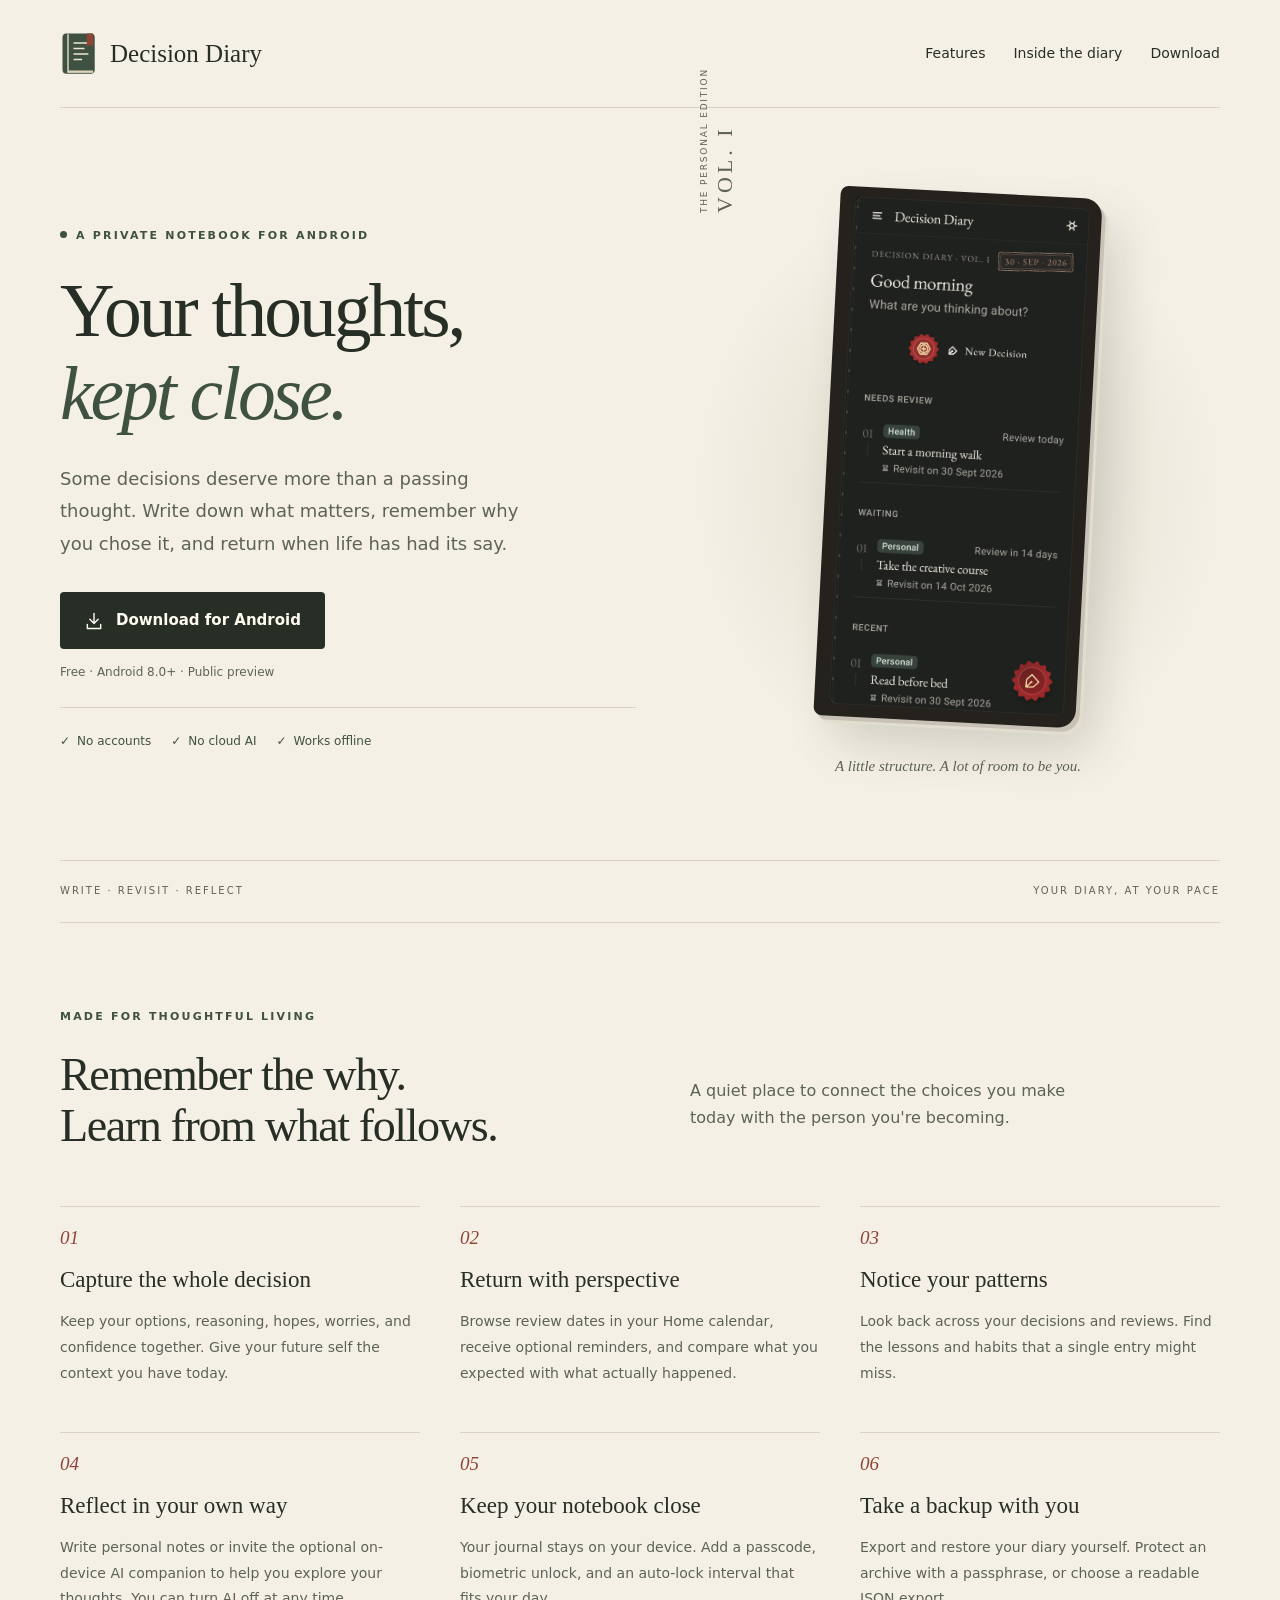
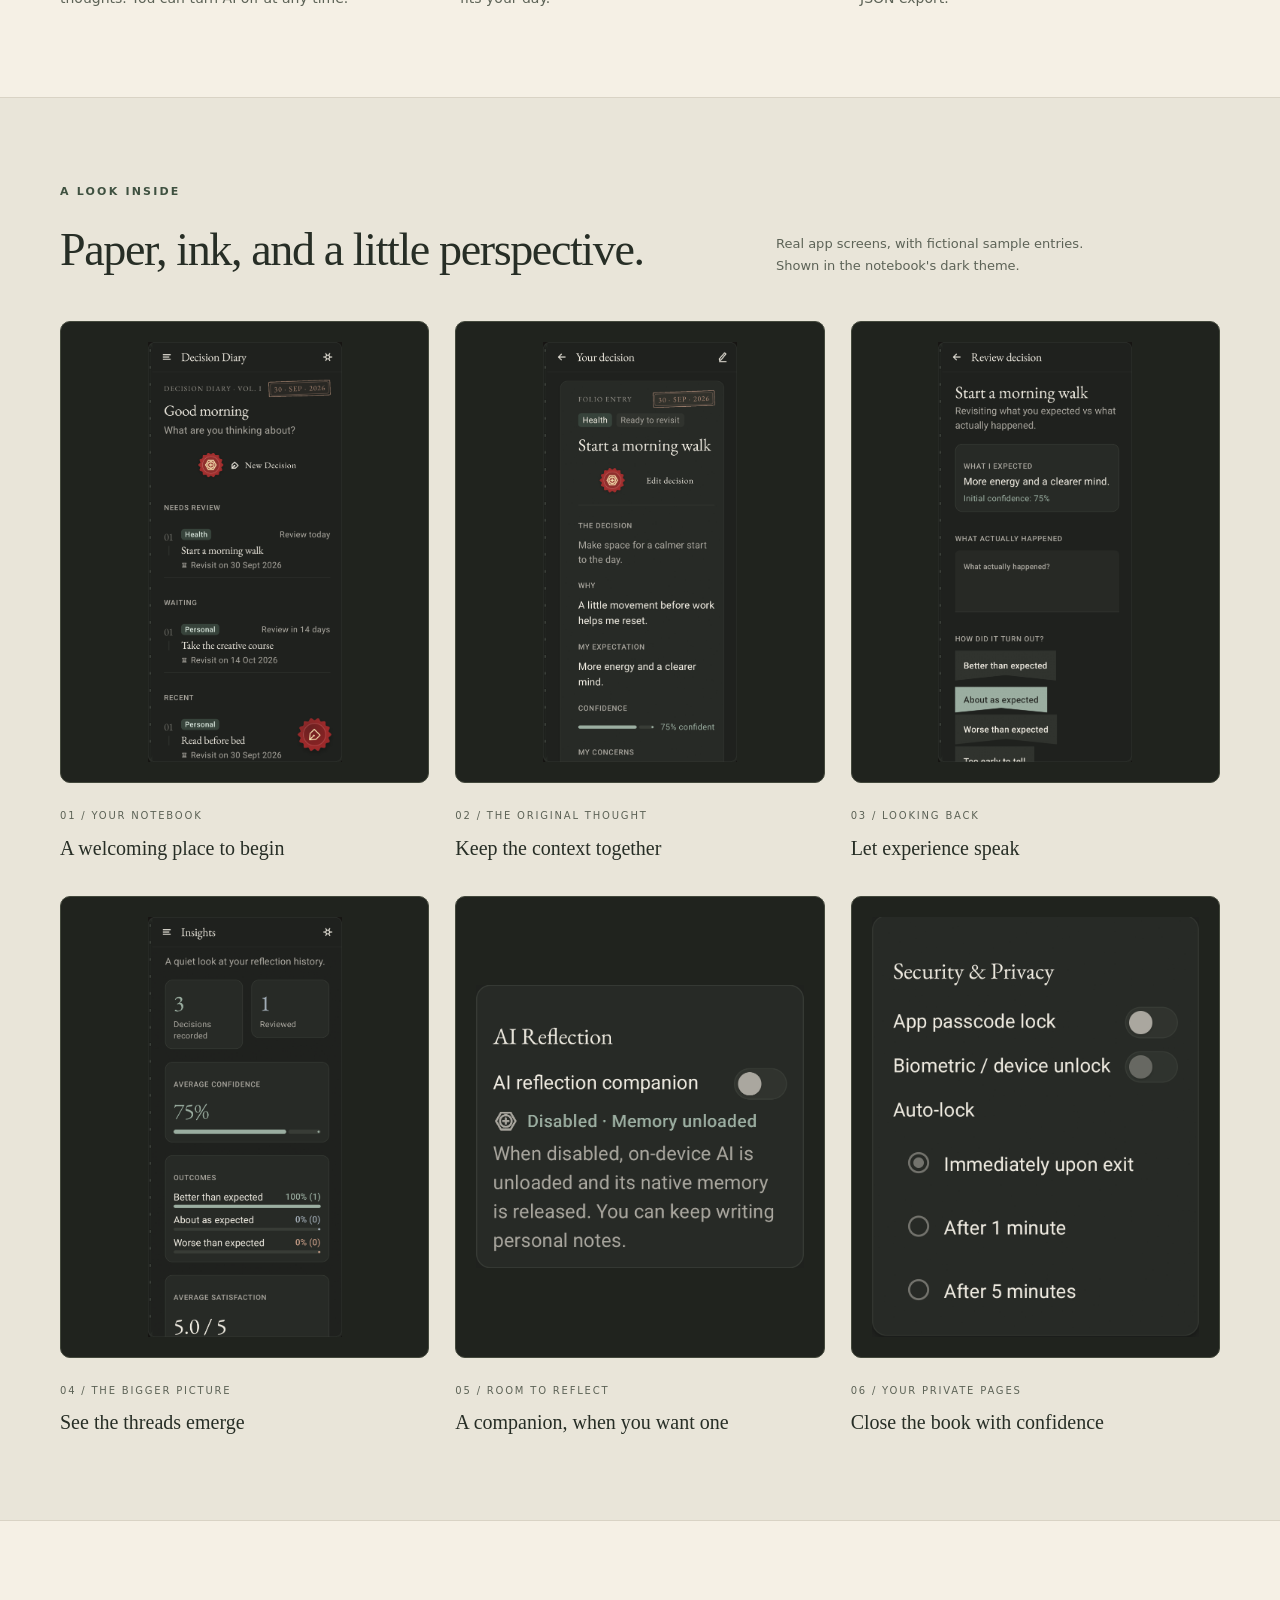
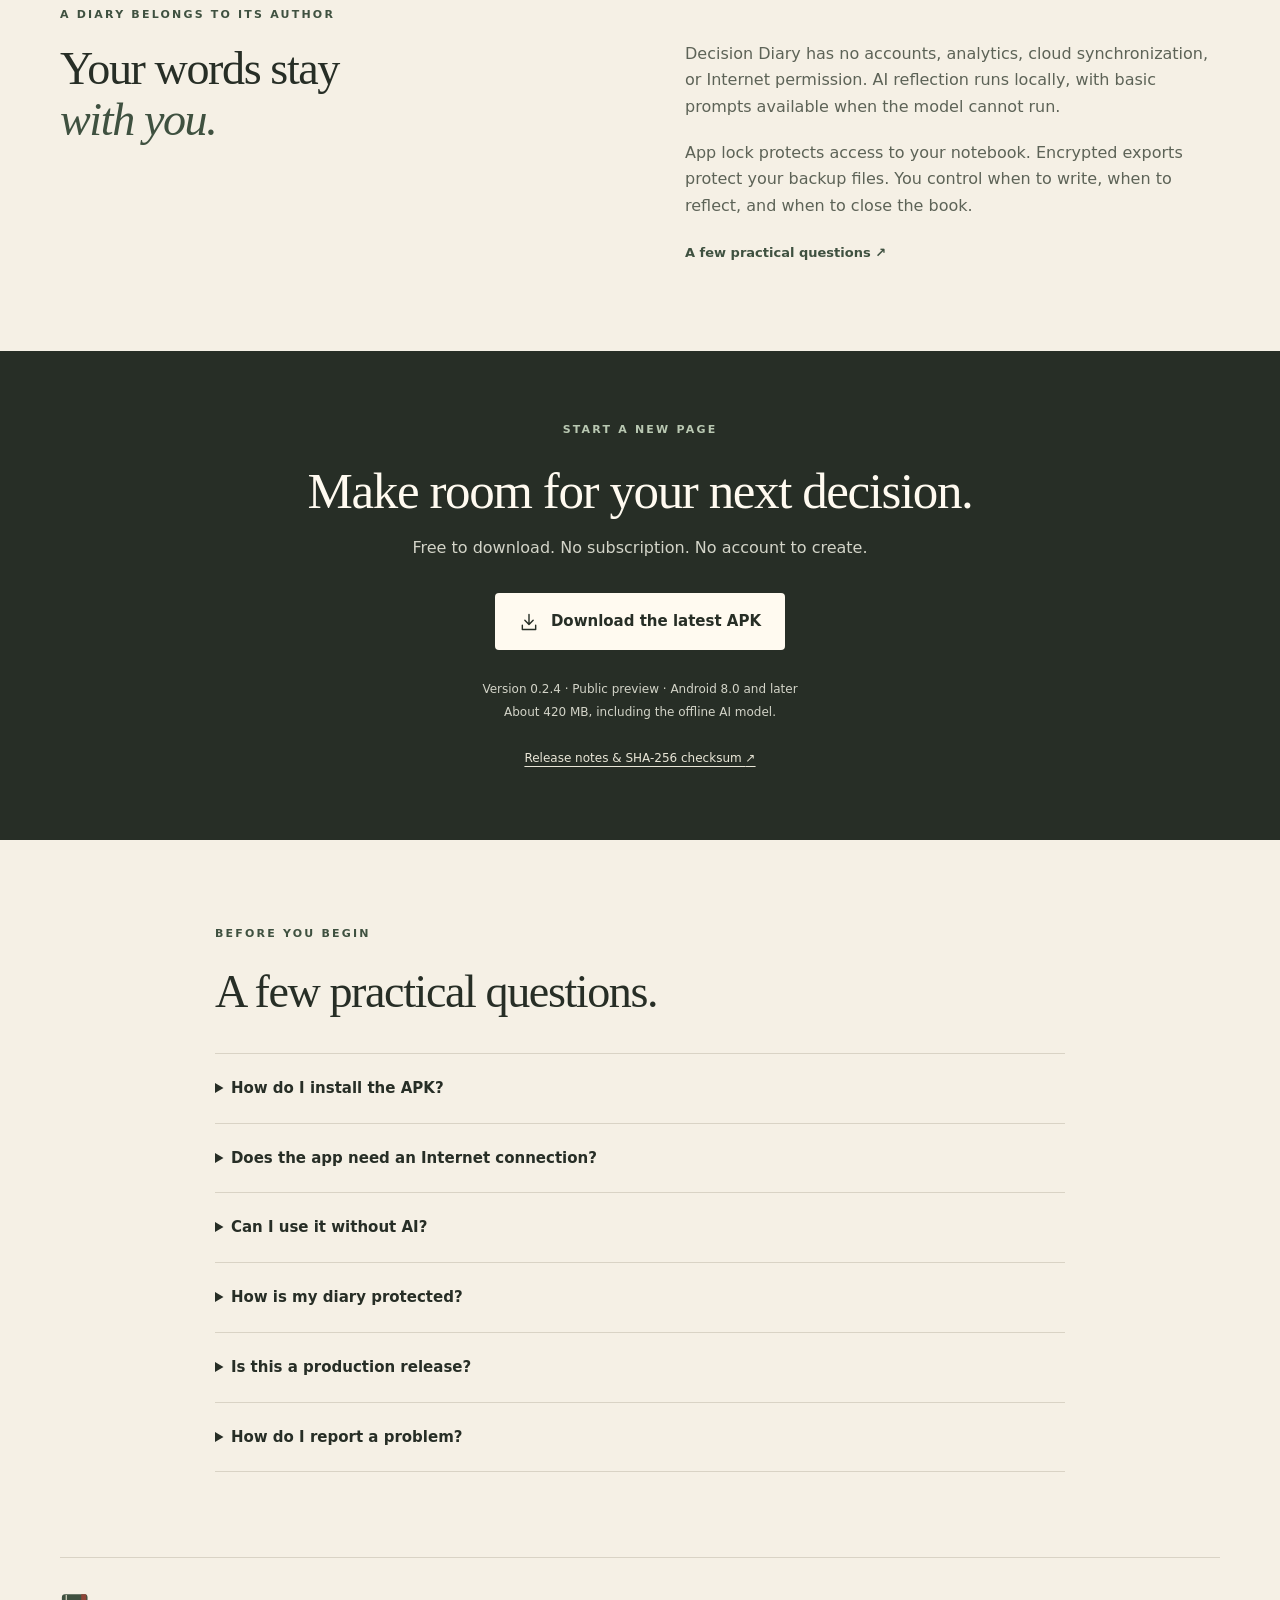
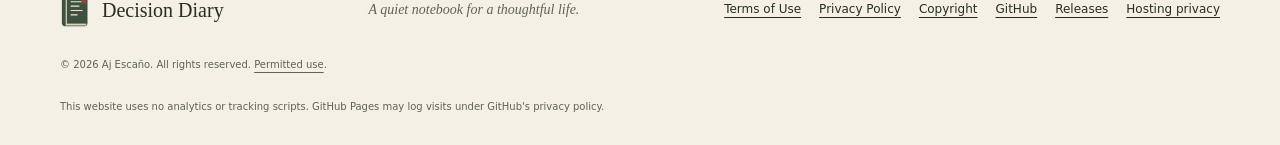
<file: index.html>
<!doctype html>
<html lang="en">
<head>
  <meta charset="utf-8">
  <meta name="viewport" content="width=device-width, initial-scale=1">
  <meta name="theme-color" content="#f5f0e5">
  <title>Decision Diary — Your thoughts, kept close.</title>
  <meta name="description" content="A free, offline Android decision journal. Capture your reasoning, revisit outcomes, and reflect at your own pace. Download Decision Diary.">
  <link rel="canonical" href="https://adrianjohn141.github.io/decision-diary/">
  <meta property="og:title" content="Decision Diary — Your thoughts, kept close.">
  <meta property="og:description" content="An offline notebook for the decisions that matter. Free for Android, with optional on-device reflection.">
  <meta property="og:type" content="website">
  <meta property="og:url" content="https://adrianjohn141.github.io/decision-diary/">
  <meta property="og:image" content="https://adrianjohn141.github.io/decision-diary/screenshots/home.png">
  <meta name="twitter:card" content="summary">
  <link rel="icon" type="image/svg+xml" href="icon.svg">
  <link rel="stylesheet" href="styles.css">
</head>
<body>
  <a class="skip" href="#main">Skip to content</a>
  <header class="site-header wrap">
    <a class="brand" href="./" aria-label="Decision Diary home"><img src="icon.svg" width="38" height="44" alt=""><span>Decision Diary</span></a>
    <nav aria-label="Main navigation"><a href="#features">Features</a><a href="#screenshots">Inside the diary</a><a href="#download">Download</a></nav>
  </header>
  <main id="main">
    <section class="hero wrap" aria-labelledby="hero-title">
      <div class="hero-copy">
        <p class="eyebrow"><span class="ink-dot" aria-hidden="true"></span>A private notebook for Android</p>
        <h1 id="hero-title">Your thoughts,<br><em>kept close.</em></h1>
        <p class="intro">Some decisions deserve more than a passing thought. Write down what matters, remember why you chose it, and return when life has had its say.</p>
        <a class="button" href="https://github.com/adrianjohn141/decision-diary/releases/latest/download/decision-diary.apk"><svg viewBox="0 0 24 24" aria-hidden="true"><path d="M12 3v12m-5-5 5 5 5-5M4 16v5h16v-5"/></svg>Download for Android</a>
        <p class="download-meta">Free · Android 8.0+ · Public preview</p>
        <div class="hero-notes"><span>No accounts</span><span>No cloud AI</span><span>Works offline</span></div>
      </div>
      <div class="hero-art">
        <div class="book-label" aria-hidden="true">THE PERSONAL EDITION<br><span>VOL. I</span></div>
        <div class="book-frame"><img src="screenshots/home.png" width="1029" height="2225" fetchpriority="high" alt="Decision Diary home screen with fictional entries about morning walks, a creative course, and reading before bed."></div>
        <p class="photo-note">A little structure. A lot of room to be you.</p>
      </div>
    </section>
    <div class="folio wrap"><span>WRITE · REVISIT · REFLECT</span><span>YOUR DIARY, AT YOUR PACE</span></div>
    <section class="wrap section" id="features" aria-labelledby="features-title">
      <div class="section-intro"><p class="eyebrow">Made for thoughtful living</p><h2 id="features-title">Remember the why.<br>Learn from what follows.</h2><p>A quiet place to connect the choices you make today with the person you're becoming.</p></div>
      <div class="feature-grid">
        <article><span class="number">01</span><h3>Capture the whole decision</h3><p>Keep your options, reasoning, hopes, worries, and confidence together. Give your future self the context you have today.</p></article>
        <article><span class="number">02</span><h3>Return with perspective</h3><p>Browse review dates in your Home calendar, receive optional reminders, and compare what you expected with what actually happened.</p></article>
        <article><span class="number">03</span><h3>Notice your patterns</h3><p>Look back across your decisions and reviews. Find the lessons and habits that a single entry might miss.</p></article>
        <article><span class="number">04</span><h3>Reflect in your own way</h3><p>Write personal notes or invite the optional on-device AI companion to help you explore your thoughts. You can turn AI off at any time.</p></article>
        <article><span class="number">05</span><h3>Keep your notebook close</h3><p>Your journal stays on your device. Add a passcode, biometric unlock, and an auto-lock interval that fits your day.</p></article>
        <article><span class="number">06</span><h3>Take a backup with you</h3><p>Export and restore your diary yourself. Protect an archive with a passphrase, or choose a readable JSON export.</p></article>
      </div>
    </section>
    <section class="gallery-section" id="screenshots" aria-labelledby="screenshots-title">
      <div class="wrap section">
        <div class="gallery-heading"><div><p class="eyebrow">A look inside</p><h2 id="screenshots-title">Paper, ink, and a little perspective.</h2></div><p>Real app screens, with fictional sample entries.<br>Shown in the notebook's dark theme.</p></div>
        <div class="gallery">
          <figure><a href="screenshots/home.png" aria-label="View the full home screenshot"><img src="screenshots/home.png" width="1029" height="2225" loading="lazy" decoding="async" alt="Home screen organizing decisions into needs review, waiting, and recent."></a><figcaption><span>01 / YOUR NOTEBOOK</span><h3>A welcoming place to begin</h3></figcaption></figure>
          <figure><a href="screenshots/decision.png" aria-label="View the full decision screenshot"><img src="screenshots/decision.png" loading="lazy" decoding="async" alt="Decision details preserving an author's reasoning, expectations, and confidence."></a><figcaption><span>02 / THE ORIGINAL THOUGHT</span><h3>Keep the context together</h3></figcaption></figure>
          <figure><a href="screenshots/review.png" aria-label="View the full review screenshot"><img src="screenshots/review.png" loading="lazy" decoding="async" alt="Review screen for recording outcomes and lessons from a decision."></a><figcaption><span>03 / LOOKING BACK</span><h3>Let experience speak</h3></figcaption></figure>
          <figure><a href="screenshots/insights.png" aria-label="View the full insights screenshot"><img src="screenshots/insights.png" loading="lazy" decoding="async" alt="Personal insights summarizing patterns across fictional decisions and reviews."></a><figcaption><span>04 / THE BIGGER PICTURE</span><h3>See the threads emerge</h3></figcaption></figure>
          <figure><a href="screenshots/ai.png" aria-label="View the full reflection screenshot"><img src="screenshots/ai.png" loading="lazy" decoding="async" alt="Author notes and scholarly companion reflections in the conversation screen."></a><figcaption><span>05 / ROOM TO REFLECT</span><h3>A companion, when you want one</h3></figcaption></figure>
          <figure><a href="screenshots/security.png" aria-label="View the full security screenshot"><img src="screenshots/security.png" loading="lazy" decoding="async" alt="Security settings with app passcode, biometric unlock, and auto-lock options."></a><figcaption><span>06 / YOUR PRIVATE PAGES</span><h3>Close the book with confidence</h3></figcaption></figure>
        </div>
      </div>
    </section>
    <section class="privacy wrap section" aria-labelledby="privacy-title"><div><p class="eyebrow">A diary belongs to its author</p><h2 id="privacy-title">Your words stay<br><em>with you.</em></h2></div><div><p>Decision Diary has no accounts, analytics, cloud synchronization, or Internet permission. AI reflection runs locally, with basic prompts available when the model cannot run.</p><p>App lock protects access to your notebook. Encrypted exports protect your backup files. You control when to write, when to reflect, and when to close the book.</p><a class="text-link" href="#questions">A few practical questions <span aria-hidden="true">↗</span></a></div></section>
    <section class="download-section" id="download" aria-labelledby="download-title"><div class="wrap download-content"><p class="eyebrow">Start a new page</p><h2 id="download-title">Make room for your next decision.</h2><p>Free to download. No subscription. No account to create.</p><a class="button light" href="https://github.com/adrianjohn141/decision-diary/releases/latest/download/decision-diary.apk"><svg viewBox="0 0 24 24" aria-hidden="true"><path d="M12 3v12m-5-5 5 5 5-5M4 16v5h16v-5"/></svg>Download the latest APK</a><p class="release-info">Version 0.2.4 · Public preview · Android 8.0 and later<br>About 420 MB, including the offline AI model.</p><a class="release-link" href="https://github.com/adrianjohn141/decision-diary/releases/latest">Release notes &amp; SHA-256 checksum <span aria-hidden="true">↗</span></a></div></section>
    <section class="wrap section faq" id="questions" aria-labelledby="questions-title"><p class="eyebrow">Before you begin</p><h2 id="questions-title">A few practical questions.</h2>
      <details><summary>How do I install the APK?</summary><p>Open this page on your Android device and tap Download. Open the downloaded APK and, if Android asks, allow installation from your browser or file manager. Follow the installation prompt. You can turn that permission off again afterward. Save a backup before replacing an existing installation.</p></details>
      <details><summary>Does the app need an Internet connection?</summary><p>No. After downloading the APK, the diary and optional AI work offline. The large download includes the local model so the app does not need to fetch it later. AI performance depends on your device; the diary remains usable without AI.</p></details>
      <details><summary>Can I use it without AI?</summary><p>Yes. Turn off AI Reflection in Settings to write personal notes without companion replies. Disabling AI unloads the local model. Your previous conversations remain available to read.</p></details>
      <details><summary>How is my diary protected?</summary><p>Passcodes use an encrypted, device-bound credential store. You can also enable biometric/device unlock and auto-lock. Journal records use Android app-private storage, and the database is encrypted with a device-bound key. Choose a passphrase-encrypted backup to protect an exported file.</p></details>
      <details><summary>Is this a production release?</summary><p>This public download is a signed development preview, version 0.2.4. You may encounter bugs. Back up important entries, and check the release notes before updating. A production signing key and broader device testing are planned before a stable release.</p></details>
      <details><summary>How do I report a problem?</summary><p><a href="https://github.com/adrianjohn141/decision-diary/issues">Open an issue on GitHub</a> with your Android version, device model, and the steps that caused the problem. Please keep private journal entries and backup files out of public reports.</p></details>
    </section>
  </main>
  <footer class="wrap site-footer"><a class="brand" href="./"><img src="icon.svg" width="30" height="35" alt=""><span>Decision Diary</span></a><p>A quiet notebook for a thoughtful life.</p><div><a href="terms.html">Terms of Use</a><a href="privacy.html">Privacy Policy</a><a href="copyright.html">Copyright</a><a href="https://github.com/adrianjohn141/decision-diary">GitHub</a><a href="https://github.com/adrianjohn141/decision-diary/releases">Releases</a><a href="https://docs.github.com/en/site-policy/privacy-policies/github-general-privacy-statement">Hosting privacy</a></div><small>© 2026 Aj Escaño. All rights reserved. <a href="copyright.html">Permitted use</a>.</small><small>This website uses no analytics or tracking scripts. GitHub Pages may log visits under GitHub's privacy policy.</small></footer>
</body>
</html>
</file>
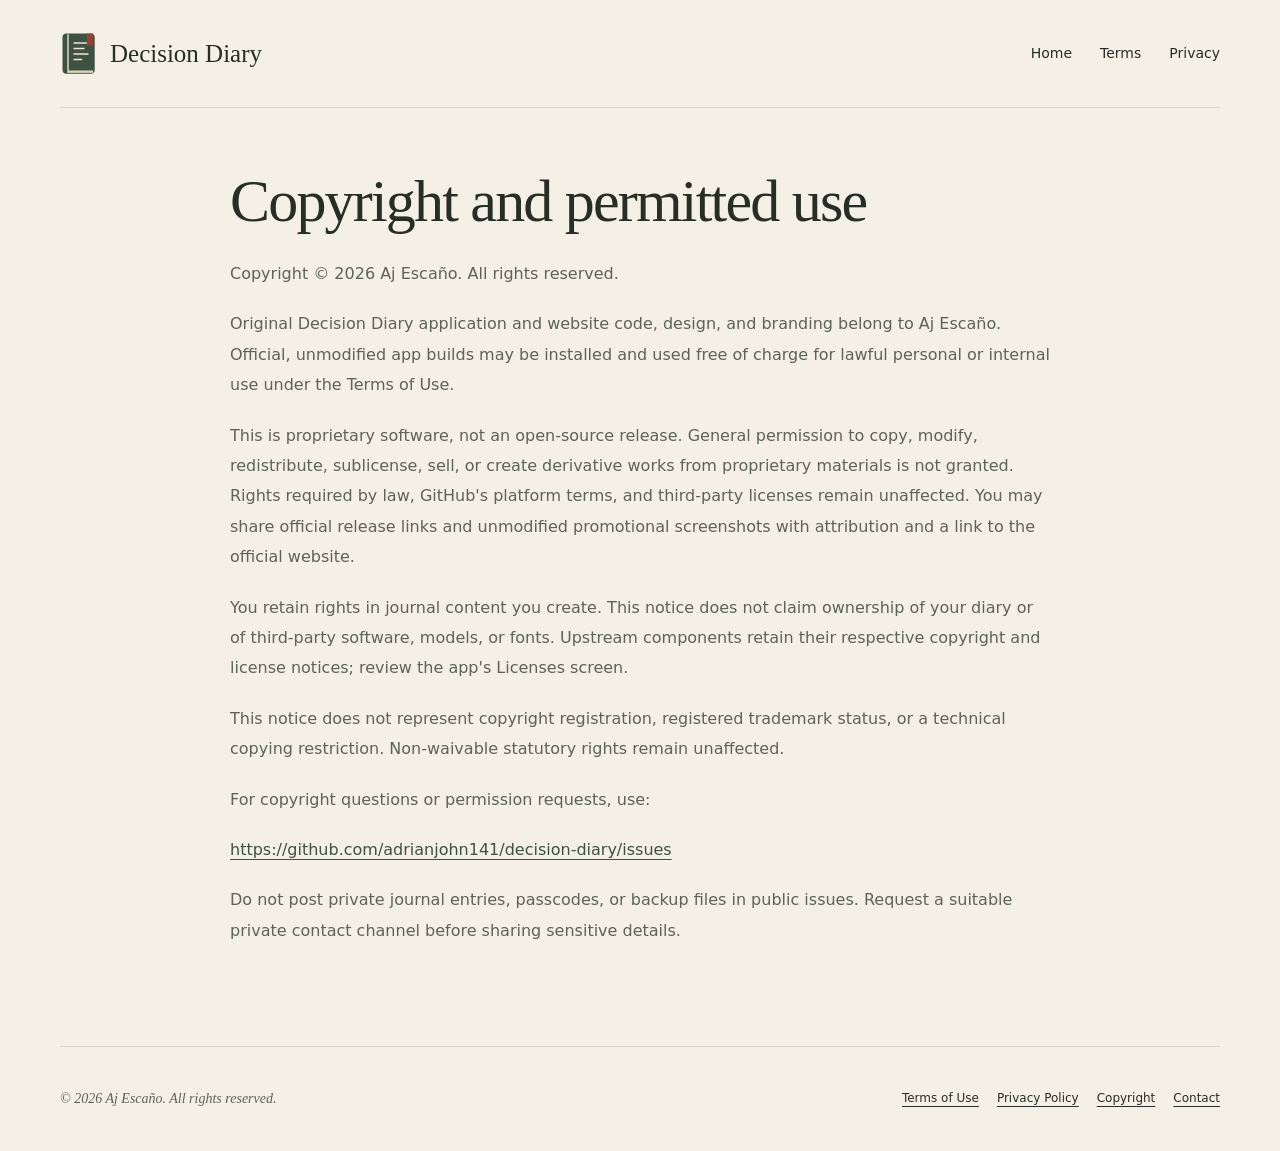
<file: copyright.html>
<!doctype html><html lang="en"><head><meta charset="utf-8"><meta name="viewport" content="width=device-width, initial-scale=1"><meta name="theme-color" content="#f5f0e5"><title>Copyright &amp; Permitted Use — Decision Diary</title><link rel="icon" type="image/svg+xml" href="icon.svg"><link rel="stylesheet" href="styles.css"></head><body><a class="skip" href="#main">Skip to content</a><header class="site-header wrap"><a class="brand" href="./"><img src="icon.svg" width="38" height="44" alt=""><span>Decision Diary</span></a><nav aria-label="Main navigation"><a href="./">Home</a><a href="terms.html">Terms</a><a href="privacy.html">Privacy</a></nav></header><main id="main" class="wrap legal-content"><h1>Copyright and permitted use</h1><p>Copyright © 2026 Aj Escaño. All rights reserved.</p><p>Original Decision Diary application and website code, design, and branding belong to Aj Escaño. Official, unmodified app builds may be installed and used free of charge for lawful personal or internal use under the Terms of Use.</p><p>This is proprietary software, not an open-source release. General permission to copy, modify, redistribute, sublicense, sell, or create derivative works from proprietary materials is not granted. Rights required by law, GitHub&#x27;s platform terms, and third-party licenses remain unaffected. You may share official release links and unmodified promotional screenshots with attribution and a link to the official website.</p><p>You retain rights in journal content you create. This notice does not claim ownership of your diary or of third-party software, models, or fonts. Upstream components retain their respective copyright and license notices; review the app&#x27;s Licenses screen.</p><p>This notice does not represent copyright registration, registered trademark status, or a technical copying restriction. Non-waivable statutory rights remain unaffected.</p><p>For copyright questions or permission requests, use:</p><p><a href="https://github.com/adrianjohn141/decision-diary/issues">https://github.com/adrianjohn141/decision-diary/issues</a></p><p>Do not post private journal entries, passcodes, or backup files in public issues. Request a suitable private contact channel before sharing sensitive details.</p></main><footer class="wrap site-footer"><p>© 2026 Aj Escaño. All rights reserved.</p><div><a href="terms.html">Terms of Use</a><a href="privacy.html">Privacy Policy</a><a href="copyright.html">Copyright</a><a href="https://github.com/adrianjohn141/decision-diary/issues">Contact</a></div></footer></body></html>
</file>
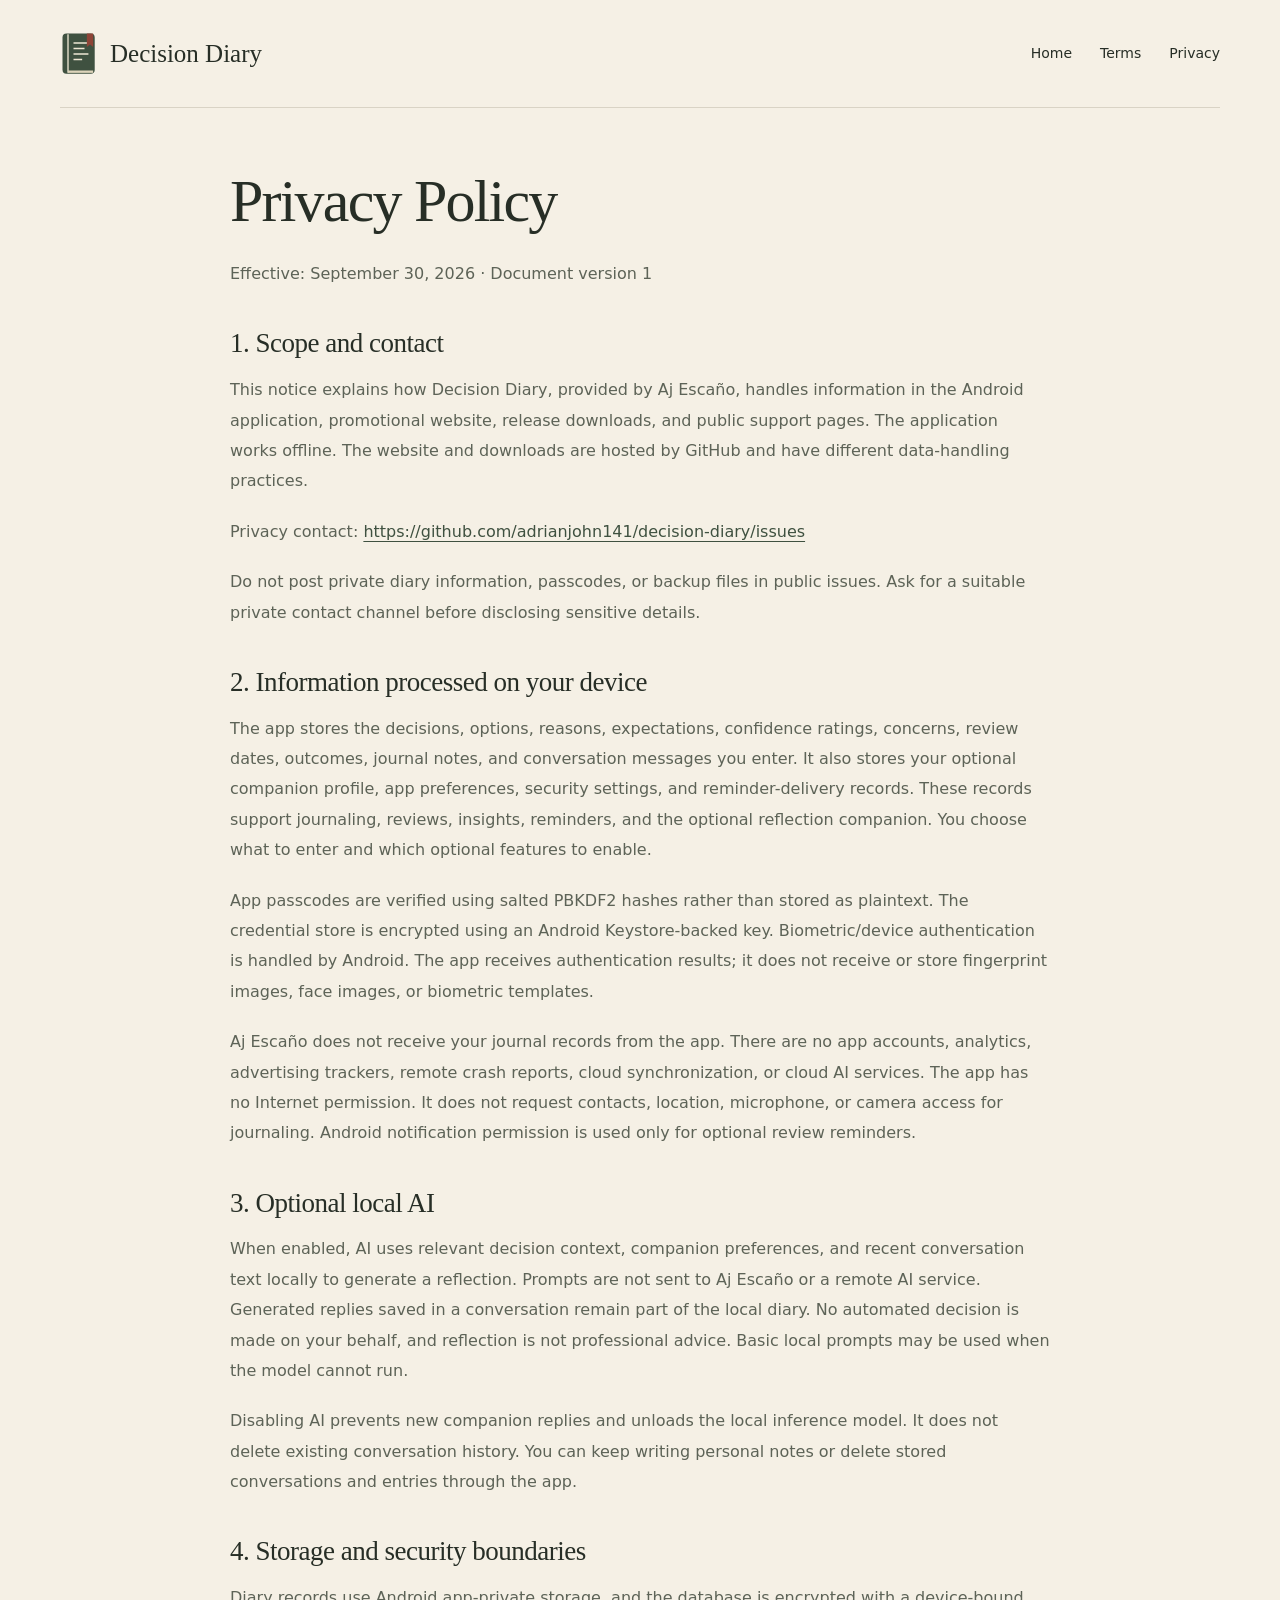
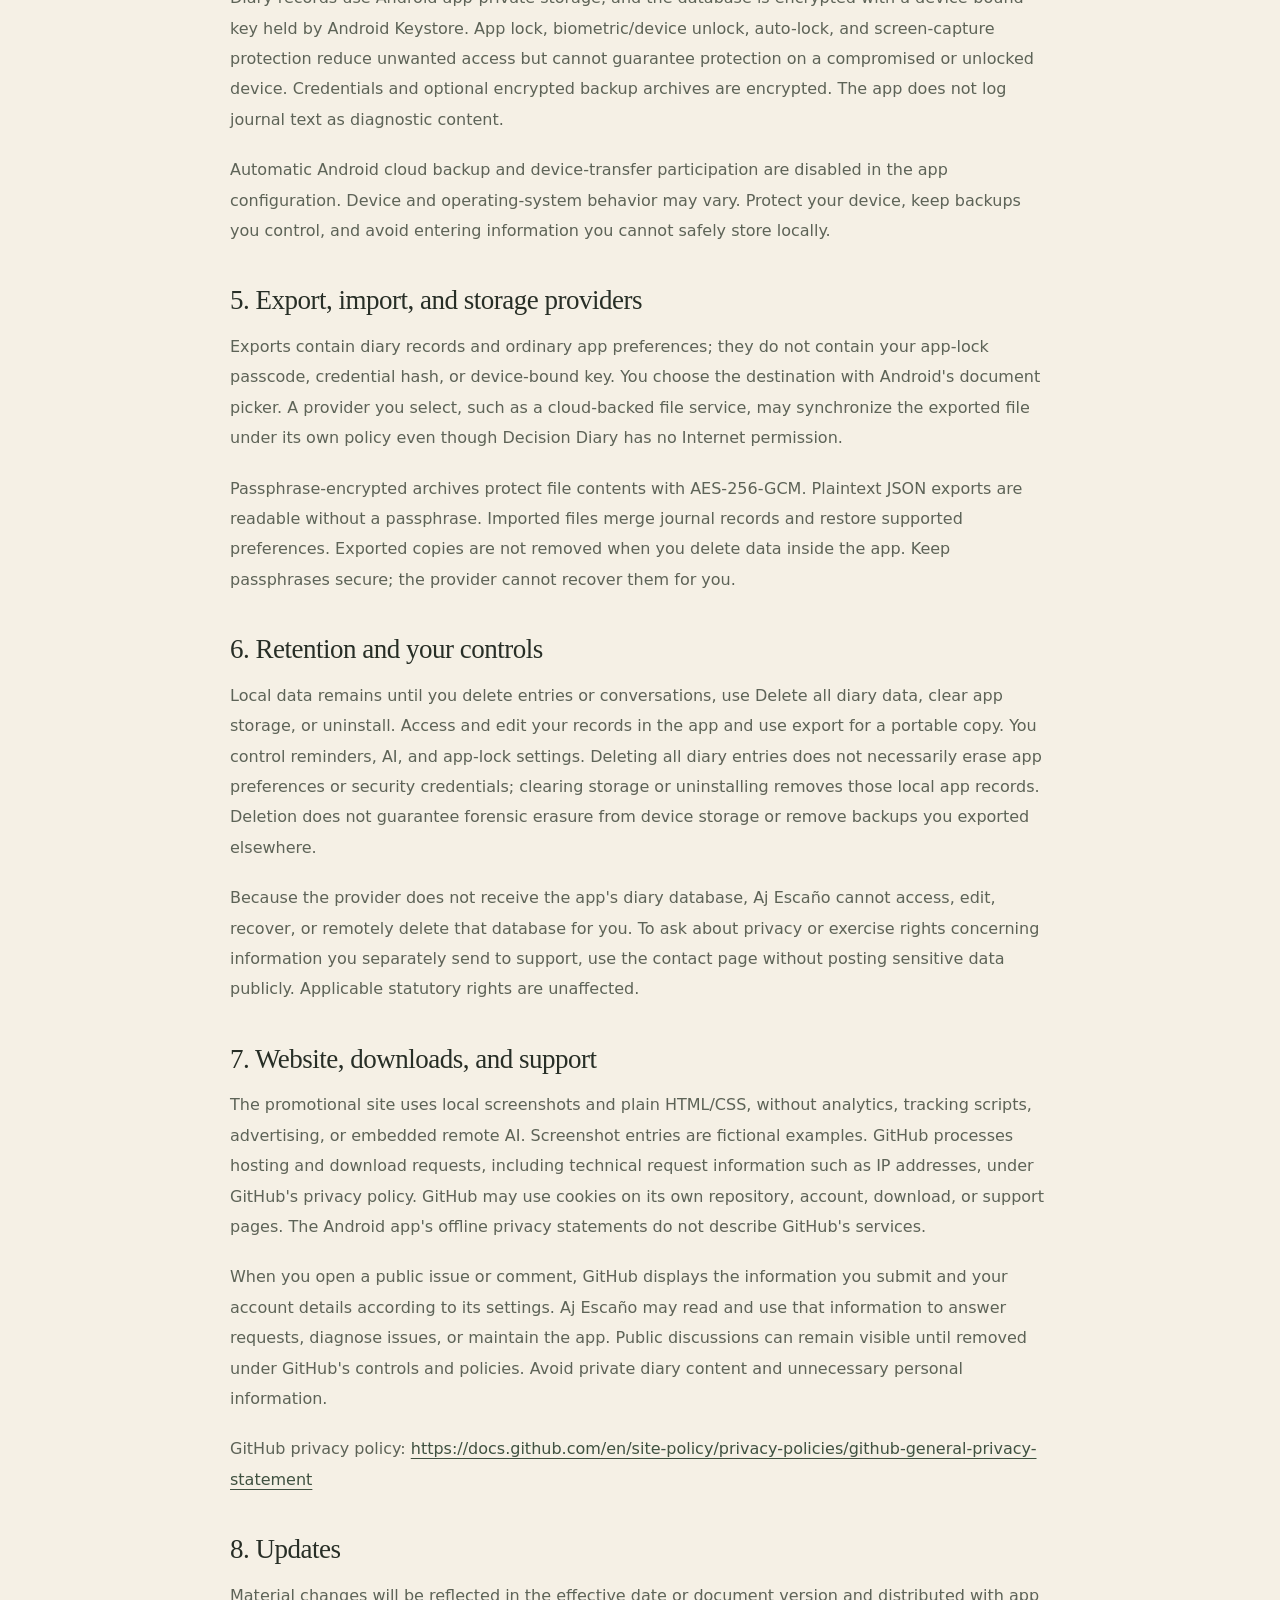
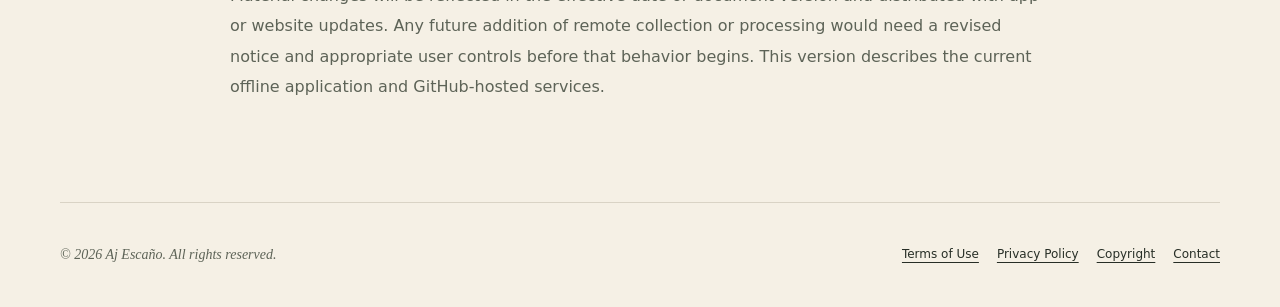
<file: privacy.html>
<!doctype html><html lang="en"><head><meta charset="utf-8"><meta name="viewport" content="width=device-width, initial-scale=1"><meta name="theme-color" content="#f5f0e5"><title>Privacy Policy — Decision Diary</title><link rel="icon" type="image/svg+xml" href="icon.svg"><link rel="stylesheet" href="styles.css"></head><body><a class="skip" href="#main">Skip to content</a><header class="site-header wrap"><a class="brand" href="./"><img src="icon.svg" width="38" height="44" alt=""><span>Decision Diary</span></a><nav aria-label="Main navigation"><a href="./">Home</a><a href="terms.html">Terms</a><a href="privacy.html">Privacy</a></nav></header><main id="main" class="wrap legal-content"><h1>Privacy Policy</h1><p>Effective: September 30, 2026 · Document version 1</p><h2>1. Scope and contact</h2><p>This notice explains how Decision Diary, provided by Aj Escaño, handles information in the Android application, promotional website, release downloads, and public support pages. The application works offline. The website and downloads are hosted by GitHub and have different data-handling practices.</p><p>Privacy contact: <a href="https://github.com/adrianjohn141/decision-diary/issues">https://github.com/adrianjohn141/decision-diary/issues</a></p><p>Do not post private diary information, passcodes, or backup files in public issues. Ask for a suitable private contact channel before disclosing sensitive details.</p><h2>2. Information processed on your device</h2><p>The app stores the decisions, options, reasons, expectations, confidence ratings, concerns, review dates, outcomes, journal notes, and conversation messages you enter. It also stores your optional companion profile, app preferences, security settings, and reminder-delivery records. These records support journaling, reviews, insights, reminders, and the optional reflection companion. You choose what to enter and which optional features to enable.</p><p>App passcodes are verified using salted PBKDF2 hashes rather than stored as plaintext. The credential store is encrypted using an Android Keystore-backed key. Biometric/device authentication is handled by Android. The app receives authentication results; it does not receive or store fingerprint images, face images, or biometric templates.</p><p>Aj Escaño does not receive your journal records from the app. There are no app accounts, analytics, advertising trackers, remote crash reports, cloud synchronization, or cloud AI services. The app has no Internet permission. It does not request contacts, location, microphone, or camera access for journaling. Android notification permission is used only for optional review reminders.</p><h2>3. Optional local AI</h2><p>When enabled, AI uses relevant decision context, companion preferences, and recent conversation text locally to generate a reflection. Prompts are not sent to Aj Escaño or a remote AI service. Generated replies saved in a conversation remain part of the local diary. No automated decision is made on your behalf, and reflection is not professional advice. Basic local prompts may be used when the model cannot run.</p><p>Disabling AI prevents new companion replies and unloads the local inference model. It does not delete existing conversation history. You can keep writing personal notes or delete stored conversations and entries through the app.</p><h2>4. Storage and security boundaries</h2><p>Diary records use Android app-private storage, and the database is encrypted with a device-bound key held by Android Keystore. App lock, biometric/device unlock, auto-lock, and screen-capture protection reduce unwanted access but cannot guarantee protection on a compromised or unlocked device. Credentials and optional encrypted backup archives are encrypted. The app does not log journal text as diagnostic content.</p><p>Automatic Android cloud backup and device-transfer participation are disabled in the app configuration. Device and operating-system behavior may vary. Protect your device, keep backups you control, and avoid entering information you cannot safely store locally.</p><h2>5. Export, import, and storage providers</h2><p>Exports contain diary records and ordinary app preferences; they do not contain your app-lock passcode, credential hash, or device-bound key. You choose the destination with Android&#x27;s document picker. A provider you select, such as a cloud-backed file service, may synchronize the exported file under its own policy even though Decision Diary has no Internet permission.</p><p>Passphrase-encrypted archives protect file contents with AES-256-GCM. Plaintext JSON exports are readable without a passphrase. Imported files merge journal records and restore supported preferences. Exported copies are not removed when you delete data inside the app. Keep passphrases secure; the provider cannot recover them for you.</p><h2>6. Retention and your controls</h2><p>Local data remains until you delete entries or conversations, use Delete all diary data, clear app storage, or uninstall. Access and edit your records in the app and use export for a portable copy. You control reminders, AI, and app-lock settings. Deleting all diary entries does not necessarily erase app preferences or security credentials; clearing storage or uninstalling removes those local app records. Deletion does not guarantee forensic erasure from device storage or remove backups you exported elsewhere.</p><p>Because the provider does not receive the app&#x27;s diary database, Aj Escaño cannot access, edit, recover, or remotely delete that database for you. To ask about privacy or exercise rights concerning information you separately send to support, use the contact page without posting sensitive data publicly. Applicable statutory rights are unaffected.</p><h2>7. Website, downloads, and support</h2><p>The promotional site uses local screenshots and plain HTML/CSS, without analytics, tracking scripts, advertising, or embedded remote AI. Screenshot entries are fictional examples. GitHub processes hosting and download requests, including technical request information such as IP addresses, under GitHub&#x27;s privacy policy. GitHub may use cookies on its own repository, account, download, or support pages. The Android app&#x27;s offline privacy statements do not describe GitHub&#x27;s services.</p><p>When you open a public issue or comment, GitHub displays the information you submit and your account details according to its settings. Aj Escaño may read and use that information to answer requests, diagnose issues, or maintain the app. Public discussions can remain visible until removed under GitHub&#x27;s controls and policies. Avoid private diary content and unnecessary personal information.</p><p>GitHub privacy policy: <a href="https://docs.github.com/en/site-policy/privacy-policies/github-general-privacy-statement">https://docs.github.com/en/site-policy/privacy-policies/github-general-privacy-statement</a></p><h2>8. Updates</h2><p>Material changes will be reflected in the effective date or document version and distributed with app or website updates. Any future addition of remote collection or processing would need a revised notice and appropriate user controls before that behavior begins. This version describes the current offline application and GitHub-hosted services.</p></main><footer class="wrap site-footer"><p>© 2026 Aj Escaño. All rights reserved.</p><div><a href="terms.html">Terms of Use</a><a href="privacy.html">Privacy Policy</a><a href="copyright.html">Copyright</a><a href="https://github.com/adrianjohn141/decision-diary/issues">Contact</a></div></footer></body></html>
</file>
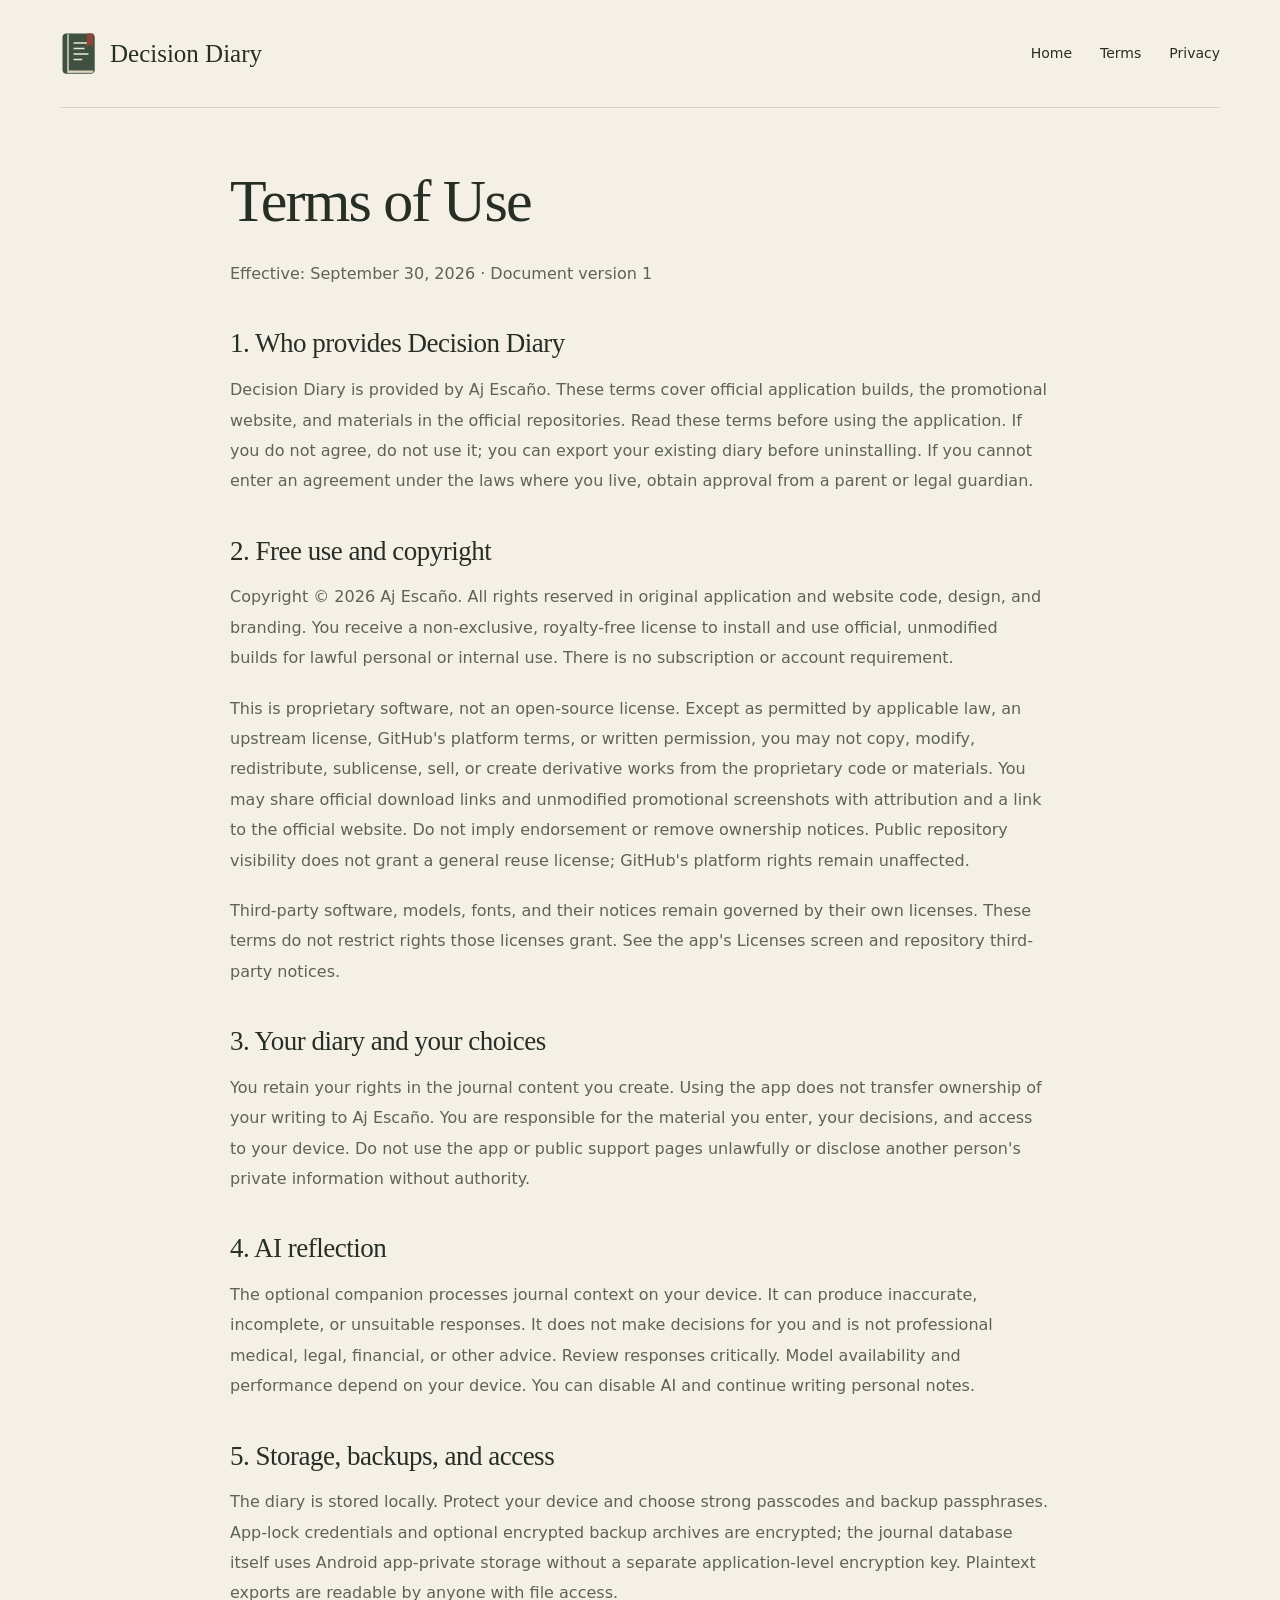
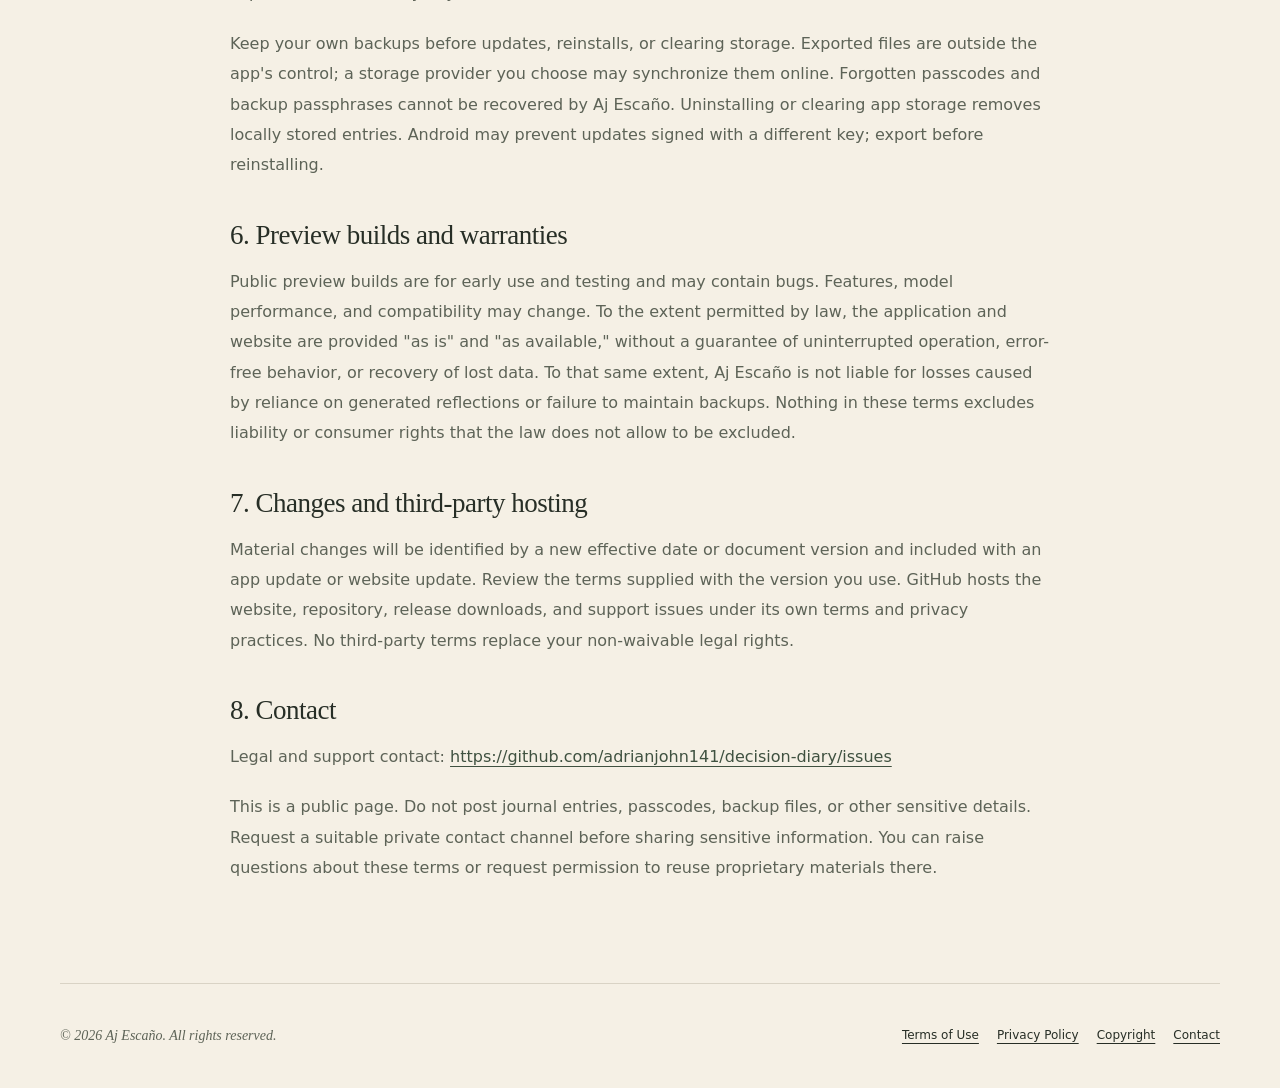
<file: terms.html>
<!doctype html><html lang="en"><head><meta charset="utf-8"><meta name="viewport" content="width=device-width, initial-scale=1"><meta name="theme-color" content="#f5f0e5"><title>Terms of Use — Decision Diary</title><link rel="icon" type="image/svg+xml" href="icon.svg"><link rel="stylesheet" href="styles.css"></head><body><a class="skip" href="#main">Skip to content</a><header class="site-header wrap"><a class="brand" href="./"><img src="icon.svg" width="38" height="44" alt=""><span>Decision Diary</span></a><nav aria-label="Main navigation"><a href="./">Home</a><a href="terms.html">Terms</a><a href="privacy.html">Privacy</a></nav></header><main id="main" class="wrap legal-content"><h1>Terms of Use</h1><p>Effective: September 30, 2026 · Document version 1</p><h2>1. Who provides Decision Diary</h2><p>Decision Diary is provided by Aj Escaño. These terms cover official application builds, the promotional website, and materials in the official repositories. Read these terms before using the application. If you do not agree, do not use it; you can export your existing diary before uninstalling. If you cannot enter an agreement under the laws where you live, obtain approval from a parent or legal guardian.</p><h2>2. Free use and copyright</h2><p>Copyright © 2026 Aj Escaño. All rights reserved in original application and website code, design, and branding. You receive a non-exclusive, royalty-free license to install and use official, unmodified builds for lawful personal or internal use. There is no subscription or account requirement.</p><p>This is proprietary software, not an open-source license. Except as permitted by applicable law, an upstream license, GitHub&#x27;s platform terms, or written permission, you may not copy, modify, redistribute, sublicense, sell, or create derivative works from the proprietary code or materials. You may share official download links and unmodified promotional screenshots with attribution and a link to the official website. Do not imply endorsement or remove ownership notices. Public repository visibility does not grant a general reuse license; GitHub&#x27;s platform rights remain unaffected.</p><p>Third-party software, models, fonts, and their notices remain governed by their own licenses. These terms do not restrict rights those licenses grant. See the app&#x27;s Licenses screen and repository third-party notices.</p><h2>3. Your diary and your choices</h2><p>You retain your rights in the journal content you create. Using the app does not transfer ownership of your writing to Aj Escaño. You are responsible for the material you enter, your decisions, and access to your device. Do not use the app or public support pages unlawfully or disclose another person&#x27;s private information without authority.</p><h2>4. AI reflection</h2><p>The optional companion processes journal context on your device. It can produce inaccurate, incomplete, or unsuitable responses. It does not make decisions for you and is not professional medical, legal, financial, or other advice. Review responses critically. Model availability and performance depend on your device. You can disable AI and continue writing personal notes.</p><h2>5. Storage, backups, and access</h2><p>The diary is stored locally. Protect your device and choose strong passcodes and backup passphrases. App-lock credentials and optional encrypted backup archives are encrypted; the journal database itself uses Android app-private storage without a separate application-level encryption key. Plaintext exports are readable by anyone with file access.</p><p>Keep your own backups before updates, reinstalls, or clearing storage. Exported files are outside the app&#x27;s control; a storage provider you choose may synchronize them online. Forgotten passcodes and backup passphrases cannot be recovered by Aj Escaño. Uninstalling or clearing app storage removes locally stored entries. Android may prevent updates signed with a different key; export before reinstalling.</p><h2>6. Preview builds and warranties</h2><p>Public preview builds are for early use and testing and may contain bugs. Features, model performance, and compatibility may change. To the extent permitted by law, the application and website are provided &quot;as is&quot; and &quot;as available,&quot; without a guarantee of uninterrupted operation, error-free behavior, or recovery of lost data. To that same extent, Aj Escaño is not liable for losses caused by reliance on generated reflections or failure to maintain backups. Nothing in these terms excludes liability or consumer rights that the law does not allow to be excluded.</p><h2>7. Changes and third-party hosting</h2><p>Material changes will be identified by a new effective date or document version and included with an app update or website update. Review the terms supplied with the version you use. GitHub hosts the website, repository, release downloads, and support issues under its own terms and privacy practices. No third-party terms replace your non-waivable legal rights.</p><h2>8. Contact</h2><p>Legal and support contact: <a href="https://github.com/adrianjohn141/decision-diary/issues">https://github.com/adrianjohn141/decision-diary/issues</a></p><p>This is a public page. Do not post journal entries, passcodes, backup files, or other sensitive details. Request a suitable private contact channel before sharing sensitive information. You can raise questions about these terms or request permission to reuse proprietary materials there.</p></main><footer class="wrap site-footer"><p>© 2026 Aj Escaño. All rights reserved.</p><div><a href="terms.html">Terms of Use</a><a href="privacy.html">Privacy Policy</a><a href="copyright.html">Copyright</a><a href="https://github.com/adrianjohn141/decision-diary/issues">Contact</a></div></footer></body></html>
</file>
<file: styles.css>
:root{--paper:#f5f0e5;--ink:#272e26;--muted:#5d6357;--sage:#3f5140;--rule:#d9d3c5;--rust:#8e4437;--cream:#fffaf0;--serif:Georgia,'Times New Roman',serif;--sans:system-ui,-apple-system,BlinkMacSystemFont,'Segoe UI',sans-serif}
*{box-sizing:border-box}html{scroll-behavior:smooth;scroll-padding-top:24px}body{margin:0;background:var(--paper);color:var(--ink);font-family:var(--sans);font-size:16px;line-height:1.65}a{color:inherit;text-underline-offset:4px}a:focus-visible,summary:focus-visible{outline:3px solid var(--rust);outline-offset:5px}img{display:block;max-width:100%}.wrap{width:min(1160px,calc(100% - 64px));margin-inline:auto}.skip{position:absolute;top:-80px;left:20px;background:var(--ink);color:var(--cream);padding:12px;z-index:10}.skip:focus{top:12px}.site-header{display:flex;align-items:center;justify-content:space-between;padding-block:30px;border-bottom:1px solid var(--rule)}.brand{display:flex;align-items:center;gap:12px;text-decoration:none;font:25px var(--serif)}nav{display:flex;gap:28px;font-size:14px}nav a{padding:12px 0;text-decoration:none}nav a:hover,.text-link:hover{color:var(--rust)}.hero{display:grid;grid-template-columns:1.1fr 1fr;gap:60px;align-items:center;padding-block:80px 70px}.eyebrow{font-size:11px;letter-spacing:2.2px;text-transform:uppercase;font-weight:650;color:var(--sage);margin:0 0 24px}.ink-dot{display:inline-block;width:7px;height:7px;border-radius:50%;background:var(--sage);margin-right:9px;vertical-align:1px}h1,h2,h3{font-family:var(--serif);font-weight:400;line-height:1.1;margin:0}h1{font-size:clamp(54px,5.9vw,82px);letter-spacing:-3px}h1 em,h2 em{color:var(--sage);font-weight:400}.intro{font-size:18px;line-height:1.8;max-width:470px;margin-block:28px 32px;color:var(--muted)}.button{display:inline-flex;gap:12px;align-items:center;justify-content:center;min-height:54px;padding:16px 24px;border-radius:4px;background:var(--ink);color:var(--cream);font-size:15px;font-weight:600;text-decoration:none;transition:background .16s,box-shadow .16s}.button:hover{background:var(--sage);box-shadow:0 4px 12px #272e2620}.button svg{width:20px;height:20px;fill:none;stroke:currentColor;stroke-width:1.7;stroke-linecap:round;stroke-linejoin:round}.download-meta{font-size:12px;margin:14px 0;color:var(--muted)}.hero-notes{display:flex;gap:20px;padding-top:24px;margin-top:24px;border-top:1px solid var(--rule);font-size:12px;color:var(--sage)}.hero-notes span:before{content:'✓';padding-right:7px}.hero-art{position:relative;display:flex;flex-direction:column;align-items:center;background:radial-gradient(ellipse at center,#dad8c9 0%,transparent 70%);padding-top:4px}.book-frame{width:262px;background:#25221d;padding:10px 12px 12px 15px;border-radius:8px 18px 18px 8px;box-shadow:4px 4px 0 #c7c2b5,7px 7px 0 #e1ddcf,20px 25px 45px #282d2726;transform:rotate(3deg)}.book-frame img{width:100%;height:auto;border-radius:5px 9px 9px 5px}.book-label{position:absolute;top:25px;left:0;font-size:9px;color:var(--muted);letter-spacing:1.8px;line-height:1.8;transform:rotate(-90deg);transform-origin:top left}.book-label span{font:22px var(--serif);letter-spacing:4px}.photo-note{font:italic 15px var(--serif);color:var(--muted);margin-top:36px}.folio{display:flex;justify-content:space-between;gap:15px;padding-block:22px;border-block:1px solid var(--rule);font-size:10px;letter-spacing:2px;color:var(--muted)}.section{padding-block:85px}.section-intro{display:grid;grid-template-columns:1fr 1fr;column-gap:100px}.section-intro .eyebrow{grid-column:1/-1}.section-intro>p:last-child{max-width:390px;margin:8px 0 0;align-self:center;color:var(--muted)}h2{font-size:clamp(32px,3.6vw,48px);letter-spacing:-1.4px}h3{font-size:23px;line-height:1.3}.feature-grid{display:grid;grid-template-columns:repeat(3,1fr);gap:45px 40px;margin-top:55px}.feature-grid article{border-top:1px solid var(--rule);padding-top:20px}.number{font:italic 19px var(--serif);color:var(--rust);display:block;margin-bottom:16px}.feature-grid p{color:var(--muted);font-size:14px;line-height:1.85;margin:14px 0 0}.gallery-section{background:#e9e5d9;border-block:1px solid var(--rule)}.gallery-heading{display:grid;grid-template-columns:1.5fr 1fr;gap:50px;align-items:end}.gallery-heading>p{font-size:13px;color:var(--muted);margin:0}.gallery{display:grid;grid-template-columns:repeat(3,1fr);gap:35px 26px;margin-top:45px}figure{margin:0}.gallery figure>a{display:flex;justify-content:center;align-items:center;background:#20231e;min-height:420px;padding:20px;border-radius:10px;overflow:hidden;border:1px solid #43483c}.gallery img{width:100%;height:420px;object-fit:contain;transition:opacity .15s}.gallery a:hover img{opacity:.88}figcaption{padding-top:18px}figcaption span{font-size:10px;letter-spacing:1.8px;color:var(--muted)}figcaption h3{font-size:20px;margin-top:7px}.privacy{display:grid;grid-template-columns:1fr 1fr;gap:90px}.privacy>div:last-child{color:var(--muted);padding-top:35px}.privacy p{margin-top:0;margin-bottom:20px}.text-link{color:var(--sage);font-size:13px;font-weight:650;text-decoration:none}.download-section{background:var(--ink);color:var(--cream);text-align:center}.download-content{padding-block:70px}.download-content .eyebrow{color:#b9c8b2}.download-content h2{font-size:clamp(32px,4vw,51px)}.download-content>p:not(.eyebrow){color:#d3d4c8}.light{background:var(--cream);color:var(--ink);margin:16px 0}.light:hover{background:#e3e9d9}.release-info{font-size:12px;line-height:1.9;margin:12px 0 20px}.release-link{font-size:12px;color:#e9e6d7}.faq{max-width:850px}.faq h2{margin-bottom:35px}.faq details{border-top:1px solid var(--rule);padding-block:4px}.faq details:last-child{border-bottom:1px solid var(--rule)}summary{cursor:pointer;padding:18px 30px 18px 0;font-size:15px;font-weight:600;min-height:54px}.faq details p{font-size:14px;color:var(--muted);max-width:720px;margin:0 0 25px;line-height:1.85}.site-footer{border-top:1px solid var(--rule);display:flex;flex-wrap:wrap;align-items:center;justify-content:space-between;gap:15px;padding-block:30px}.site-footer .brand{font-size:20px}.site-footer p{font:italic 14px var(--serif);color:var(--muted)}.site-footer>div{display:flex;gap:18px;font-size:12px}.site-footer small{width:100%;font-size:10px;color:var(--muted);margin-top:10px}
@media(max-width:950px){.hero{gap:25px}.book-label{display:none}.feature-grid{gap:35px 24px}.gallery figure>a{min-height:340px;padding:12px}.gallery img{height:340px}.section-intro{column-gap:45px}.privacy{gap:45px}}
@media(max-width:680px){.wrap{width:calc(100% - 40px)}.site-header{padding-block:20px;gap:18px;flex-wrap:wrap}.brand{font-size:22px}nav{gap:24px;font-size:12px;width:100%}.hero{grid-template-columns:1fr;gap:48px;padding-block:50px}.hero-copy{max-width:520px}h1{font-size:62px;letter-spacing:-2.5px}.intro{font-size:16px;max-width:100%}.hero-art{margin-inline:20px}.book-frame{width:245px}.hero-notes{justify-content:space-between;gap:8px}.folio{font-size:8px;letter-spacing:1.2px}.section{padding-block:55px}.section-intro,.gallery-heading,.privacy{grid-template-columns:1fr;gap:22px}.section-intro .eyebrow{margin-bottom:0}.section-intro>p:last-child{margin:0}.feature-grid{grid-template-columns:repeat(2,1fr);gap:30px 24px;margin-top:35px}.feature-grid h3{font-size:21px}.feature-grid p{font-size:13px}.gallery{grid-template-columns:repeat(2,1fr);gap:30px 16px;margin-top:30px}.gallery figure>a{min-height:280px;padding:8px}.gallery img{height:280px}figcaption h3{font-size:18px}figcaption span{font-size:8px;letter-spacing:1px}.privacy>div:last-child{padding-top:0}.download-content{padding-block:55px}.site-footer{justify-content:flex-start}.site-footer p{width:100%;margin:0}.site-footer>div{flex-wrap:wrap}.site-footer small{line-height:1.8}}
@media(max-width:390px){h1{font-size:53px}.feature-grid{grid-template-columns:1fr}.hero-notes{font-size:10px}.gallery{grid-template-columns:1fr}.gallery img{height:410px}.gallery figure>a{min-height:410px}.folio span:last-child{display:none}.button{padding-inline:18px;font-size:14px}}
@media(prefers-reduced-motion:reduce){html{scroll-behavior:auto}*,*:before,*:after{transition:none!important;animation:none!important}}

.legal-content{max-width:820px;padding-block:60px 80px;overflow-wrap:anywhere}.legal-content h1{font-size:clamp(38px,6vw,60px);letter-spacing:-1.8px;margin-bottom:25px}.legal-content h2{font-size:27px;letter-spacing:-.5px;margin:40px 0 16px}.legal-content p{color:var(--muted);font-size:16px;line-height:1.9;margin:0 0 20px}.legal-content a{color:var(--sage)}.site-footer>div{flex-wrap:wrap}
</file>
